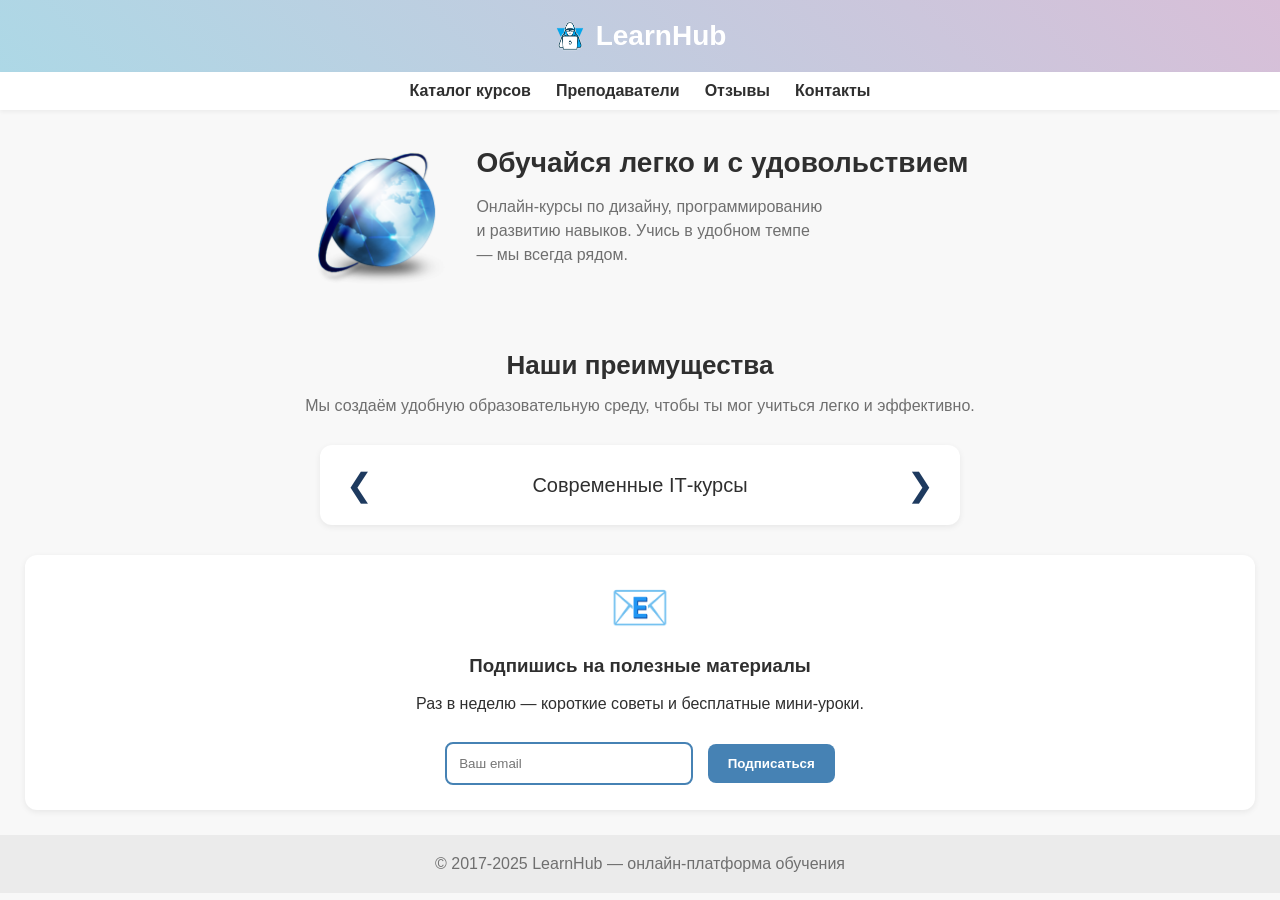
<file: index.html>
<!DOCTYPE html>
<html lang="ru">
<head>
    <meta charset="UTF-8">
    <meta name="viewport" content="width=device-width, initial-scale=1.0">

    <title>LearnHub — онлайн-школа IT 2025 | 8 лет, 12 000+ выпускников</title>
    <meta name="description" content="LearnHub: 6 направлений обучения с нуля. Веб-разработка, Python, Data Science, UX/UI дизайн, SMM и Искусственный интеллект. Практика с экспертами, поддержка кураторов, помощь в трудоустройстве. Старт каждую неделю.">
    <meta name="keywords" content="онлайн курсы программирования, it школа, обучение с нуля, веб разработка курс, python для начинающих, data science обучение, ux ui дизайн, smm курсы, искусственный интеллект обучение, курсы с трудоустройством">

    <link rel="icon" type="image/x-icon" href="./favicon/favicon.ico">
    <link rel="icon" type="image/png" sizes="32x32" href="./favicon/favicon-32x32.png">
    <link rel="icon" type="image/png" sizes="16x16" href="./favicon/favicon-16x16.png">
    <link rel="apple-touch-icon" sizes="180x180" href="./favicon/apple-touch-icon.png">
    <link rel="icon" type="image/png" sizes="192x192" href="./favicon/android-chrome-192x192.png">
    <link rel="manifest" href="./favicon/site.webmanifest">
    <meta name="theme-color" content="#ffffff">

    <link rel="stylesheet" href="./style.css">
    <script src="https://code.jquery.com/jquery-3.6.0.min.js"></script>
    <script src="./script.js"></script>
</head>
<body>

<header>
     <a href="./index.html" style="text-decoration: none; color: white; display: flex; align-items: center; gap: 10px; justify-content: center;">
        <img src="./pictures/logo.png" alt="Logo" style="width: 32px; height: 32px;">LearnHub</a>
</header>

<nav>
    <ul>
        <li><a href="./couses.html">Каталог курсов</a></li>
        <li><a href="./tutor.html">Преподаватели</a></li>
        <li><a href="./reviews.html">Отзывы</a></li>
        <li><a href="./contacts.html">Контакты</a></li>
    </ul>
</nav>

<section class="intro">
    <div class="pic">
       <img src="./pictures/pic.png" alt="Онлайн обучение" style="width: 100%; height: 100%; border-radius: 12px; object-fit: cover;">
    </div>
    <div class="intro-text">
        <h2>Обучайся легко и с удовольствием</h2>
        <p>Онлайн‑курсы по дизайну, программированию и развитию навыков. Учись в удобном темпе — мы всегда рядом.</p>
    </div>
</section>
<section class="advantages-intro">
<h2>Наши преимущества</h2>
<p>Мы создаём удобную образовательную среду, чтобы ты мог учиться легко и эффективно.</p>
</section>
<div class="slider-block">
    <button class="prev">&#10094;</button>
    <div class="slider">
        <div class="slide active">Современные IT‑курсы</div>
        <div class="slide">Опытные преподаватели</div>
        <div class="slide">Удобная платформа и поддержка 24/7</div>
        <div class="slide">Практические задания и реальные проекты</div>
        <div class="slide">Гибкое обучение — в удобном темпе</div>
        <div class="slide">Регулярные обновления материалов</div>
        <div class="slide">Сообщество учеников и наставников</div>
        <div class="slide">Сертификаты после окончания курсов</div>
    </div>
    <button class="next">&#10095;</button>
</div>

<section class="email-block">
    <div class="icon">📧</div>
    <h3>Подпишись на полезные материалы</h3>
    <p>Раз в неделю — короткие советы и бесплатные мини‑уроки.</p>

    <div>
        <input type="email" placeholder="Ваш email">
        <button id="subscribe">Подписаться</button>
    </div>

    <p id="thanks">
        Спасибо! Мы уже готовим письмо ✨
    </p>
</section>

<footer>
    © 2017-2025 LearnHub — онлайн‑платформа обучения
</footer>

</body>

</html>
</file>
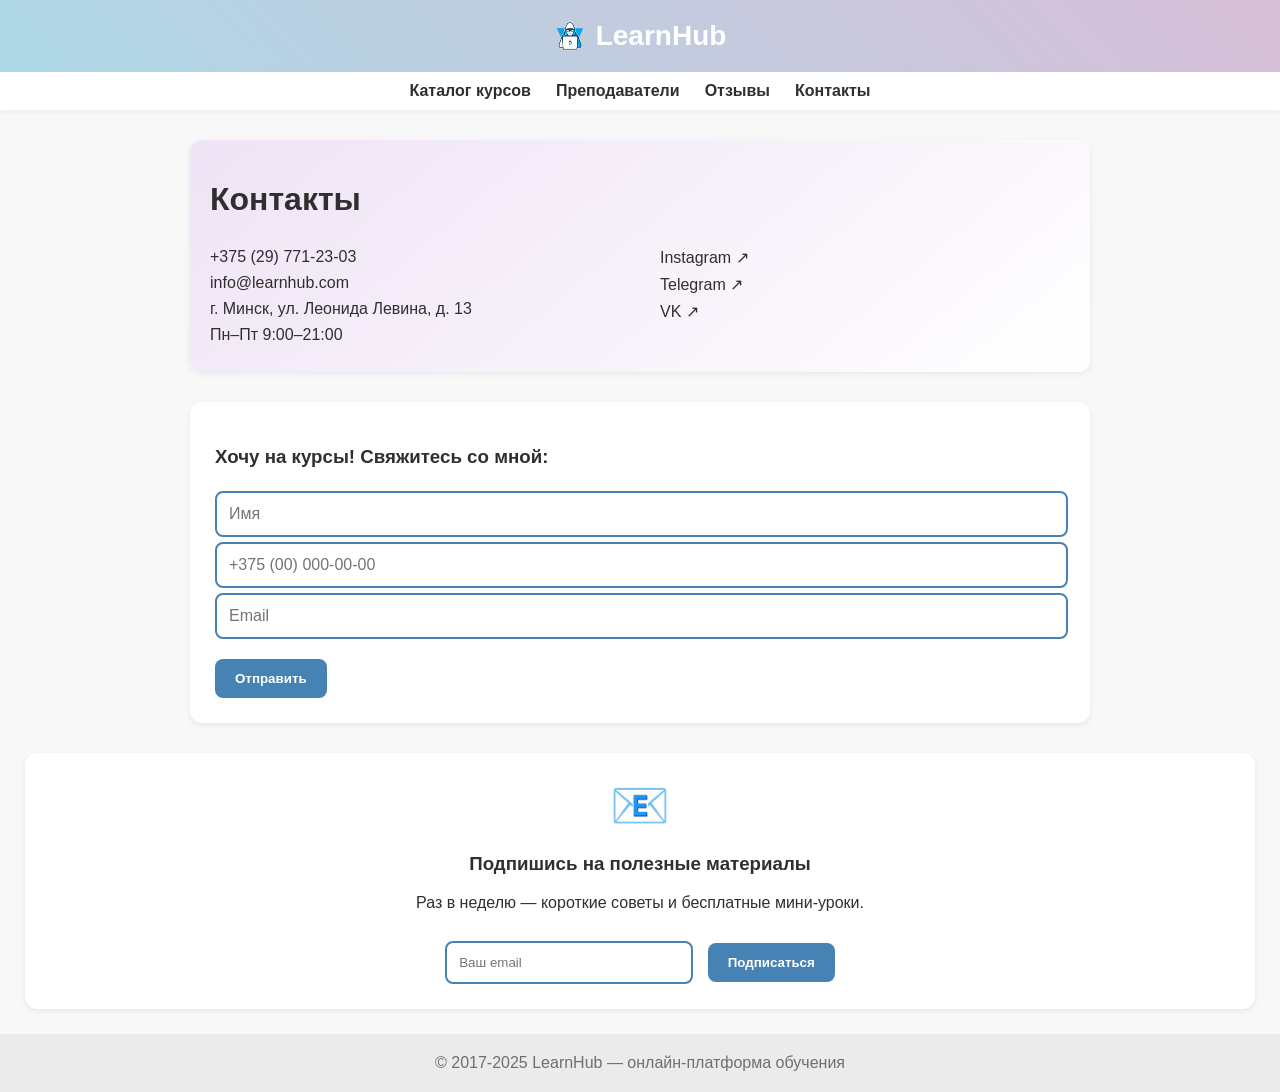
<file: contacts.html>
<!DOCTYPE html>
<html lang="ru">
<head>
    <meta charset="UTF-8">
    <meta name="viewport" content="width=device-width, initial-scale=1.0">

    <title>Контакты LearnHub | Телефон, адрес, бесплатная консультация</title>
    <meta name="description" content="Контакты школы LearnHub: телефон, email и адрес офиса. График работы: с 9:00 до 21:00 без выходных. Бесплатная консультация по выбору курса. Ответим на все вопросы в течение 15 минут.">
    <meta name="keywords" content="контакты it курсов, телефон школы программирования, адрес курсов python, как связаться с it школой, онлайн консультация курсов, офис курсов программирования, поддержка студентов, контакты для вопросов">

    <link rel="icon" type="image/x-icon" href="./favicon/favicon.ico">
    <link rel="icon" type="image/png" sizes="32x32" href="./favicon/favicon-32x32.png">
    <link rel="icon" type="image/png" sizes="16x16" href="./favicon/favicon-16x16.png">
    <link rel="apple-touch-icon" sizes="180x180" href="./favicon/apple-touch-icon.png">
    <link rel="icon" type="image/png" sizes="192x192" href="./favicon/android-chrome-192x192.png">
    <link rel="manifest" href="./favicon/site.webmanifest">
    <meta name="theme-color" content="#ffffff">

    <link rel="stylesheet" href="./style.css">
    <script src="https://code.jquery.com/jquery-3.6.0.min.js"></script>
    <script src="./script.js"></script>
    <style>
        main {
            max-width: 900px;
            margin: 30px auto;
            padding: 0 20px;
        }
        .contacts-info {
            background: linear-gradient(500deg, #efe3f5, #ffffff);
            padding: 20px;
            border-radius: 12px;
            margin-bottom: 30px;
            box-shadow: 0 2px 6px rgba(42, 40, 42, 0.07);
        }
        .blocks {
            display: flex;          
            gap: 40px;               
            flex-wrap: wrap;         
        }
        .block1, .block2 {
            flex: 1;                 
            min-width: 200px;        
        }
        .contacts-info p {
            margin: 8px 0;
        }
        .contacts-info a {
            color: var( --text);
            text-decoration: none;
        }
        .contacts-info a:hover {
            color: var(--accent-dop);
        }
        .contact-form {
            background: #ffffff;
            padding: 25px;
            padding-right: 50px;
            border-radius: 12px;
            box-shadow: 0 2px 6px rgba(0,0,0,0.07);
        }
        .contact-form label {
            display: block;
            margin-top: 15px;
            font-weight: 600;
        }
        .contact-form input, .contact-form textarea {
            width: 100%;
            padding: 12px;
            margin-top: 5px;
            border: 2px solid var(--accent);
            border-radius: 8px;
            outline: none;
            font-size: 16px;
        }
        .contact-form textarea {
            resize: vertical;
            min-height: 100px;
        }
        .contact-form button {
            margin-top: 20px;
            padding: 12px 20px;
            background: var(--accent);
            color: white;
            border: none;
            border-radius: 8px;
            font-weight: 600;
            cursor: pointer;
        }
        .contact-form button:hover {
            background: var(--accent-dark);
        }
        #thank {
            display: none;
            color: rgb(96, 156, 96);
            margin-top: 15px;
            font-weight: 600;
        }
        @media (max-width: 480px) {
            main { padding: 0 10px; }
        }
    </style>
</head>
<body>

<header>
   <a href="./index.html" style="text-decoration: none; color: white; display: flex; align-items: center; gap: 10px; justify-content: center;">
   <img src="./pictures/logo.png" alt="Logo" style="width: 32px; height: 32px;">LearnHub</a>
</header>

<nav>
    <ul>
        <li><a href="./couses.html">Каталог курсов</a></li>
        <li><a href="./tutor.html">Преподаватели</a></li>
        <li><a href="./reviews.html">Отзывы</a></li>
        <li><a href="./contacts.html">Контакты</a></li>
    </ul>
</nav>

<main>
    <div class="contacts-info">
        <h1>Контакты</h1>
        <div class="blocks">
        <div class="block1">
          <p>+375 (29) 771-23-03</p>
          <p><a href="mailto:info@learnhub.com">info@learnhub.com</a></p>
          <p><a href="https://yandex.by/maps/-/CLgBEP3P" target="_blank">г. Минск, ул. Леонида Левина, д. 13</a></p>
          <p>Пн–Пт 9:00–21:00</p>
        </div>
        <div class="block2">
          <p><a href="https://instagram.com/aiiskxwe" target="_blank">Instagram  &#8599;</a></p>
          <p><a href="https://t.me/aiiskxwe" target="_blank">Telegram  &#8599;</a></p>
          <p><a href="https://vk.com/aiiskxwe" target="_blank">VK  &#8599;</a></p>
        </div>
        </div>
    </div>
    <div class="contact-form">
        <h3>Хочу на курсы! Свяжитесь со мной:</h3>
        <form id="contactForm">
            <input type="text" id="name" placeholder="Имя" required>
            <input type="tel" id="phone" placeholder="+375 (00) 000-00-00" required>
            <input type="email" id="email" placeholder="Email" required>
            <button type="submit">Отправить</button>
            <p id="thank">Спасибо! Мы свяжемся с вами в ближайшее время ✨</p>
        </form>
    </div>
</main>
<section class="email-block">
    <div class="icon">📧</div>
    <h3>Подпишись на полезные материалы</h3>
    <p>Раз в неделю — короткие советы и бесплатные мини‑уроки.</p>

    <div>
        <input type="email" placeholder="Ваш email">
        <button id="subscribe">Подписаться</button>
    </div>

    <p id="thanks">
        Спасибо! Мы уже готовим письмо ✨
    </p>
</section>
<footer>
    © 2017-2025 LearnHub — онлайн‑платформа обучения
</footer>

<script>
$(document).ready(function(){

    // Разрешаем вводить только цифры и +
    $("#phone").on("input", function () {
        this.value = this.value.replace(/[^\d+]/g, "");
    });

    $("#contactForm").submit(function(e){
        e.preventDefault();

        const name = $("#name").val().trim();
        const phone = $("#phone").val().trim();
        const email = $("#email").val().trim();

        if(name === "" || phone === "" || email === "") {
            alert("Пожалуйста, заполните все обязательные поля (Имя, Телефон, Email).");
            return;
        }

        $("#thank").fadeIn();
        setTimeout(() => $("#thank").fadeOut(), 4000);

        $("#contactForm")[0].reset();
    });

});

</script>

</body>
</html>
</file>
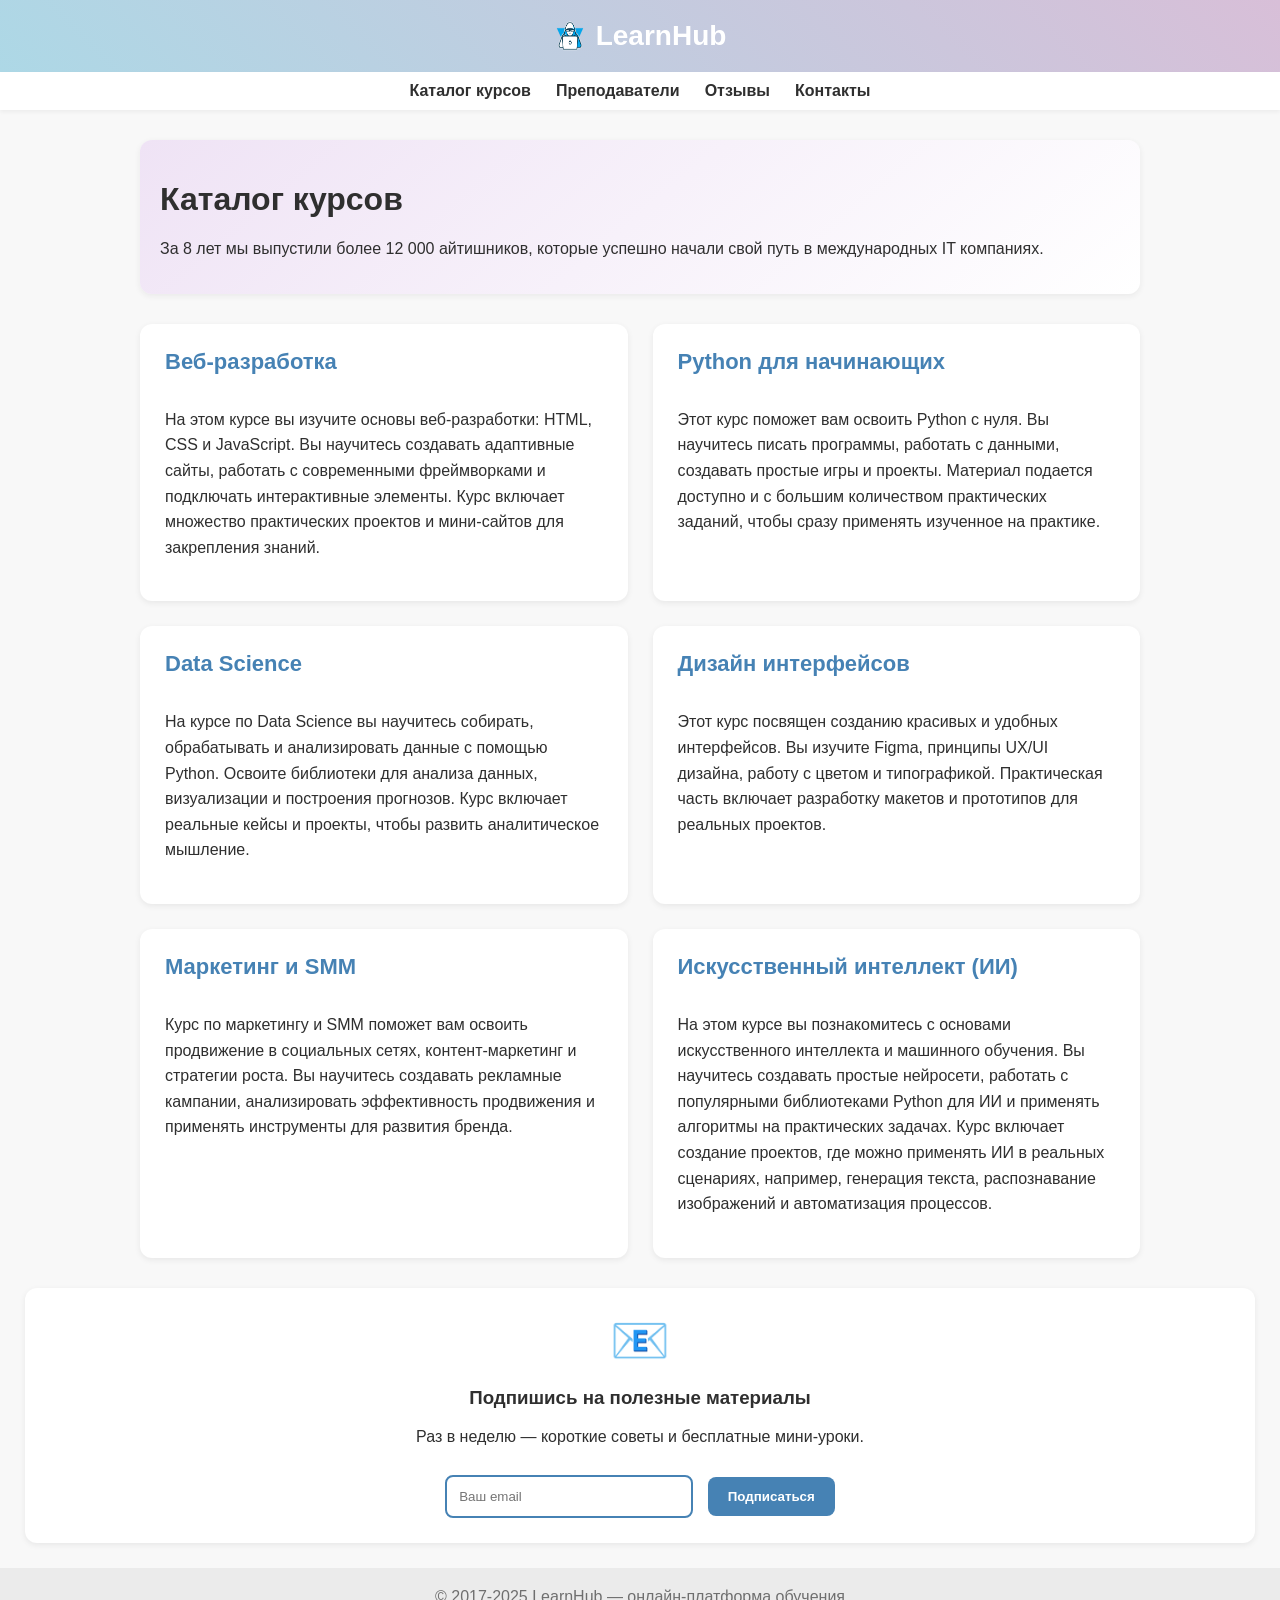
<file: couses.html>
<!DOCTYPE html>
<html lang="ru">
<head>
    <meta charset="UTF-8">
    <meta name="viewport" content="width=device-width, initial-scale=1.0">

    <title>Каталог курсов LearnHub 2025 | 6 IT-направлений с программами</title>
    <meta name="description" content="Выберите курс в LearnHub: Веб-разработка (HTML/CSS/JS), Python для начинающих, Data Science на Python, Дизайн интерфейсов (Figma), Маркетинг и SMM, Искусственный интеллект. Подробные программы, сроки, стоимость обучения.">
    <meta name="keywords" content="каталог it курсов 2024, курсы программирования цены, программа обучения python, data science курс стоимость, веб разработка обучение цена, дизайн интерфейсов курс, smm обучение стоимость, искусственный интеллект обучение цена">

    <link rel="icon" type="image/x-icon" href="./favicon/favicon.ico">
    <link rel="icon" type="image/png" sizes="32x32" href="./favicon/favicon-32x32.png">
    <link rel="icon" type="image/png" sizes="16x16" href="./favicon/favicon-16x16.png">
    <link rel="apple-touch-icon" sizes="180x180" href="./favicon/apple-touch-icon.png">
    <link rel="icon" type="image/png" sizes="192x192" href="./favicon/android-chrome-192x192.png">
    <link rel="manifest" href="./favicon/site.webmanifest">
    <meta name="theme-color" content="#ffffff">

    <link rel="stylesheet" href="./style.css">
    <script src="https://code.jquery.com/jquery-3.6.0.min.js"></script>
    <script src="./script.js"></script>
    <style>
        main {
            max-width: 1000px;
            margin: 30px auto;
            padding: 0 20px;
        }
        .courses-container {
            display: flex;
            flex-wrap: wrap;
            gap: 25px;
        }
        .course-card {
            background: #ffffff;
            flex: 1 1 300px;
            border-radius: 12px;
            box-shadow: 0 2px 6px rgba(0,0,0,0.07);
            padding: 25px;
            display: flex;
            flex-direction: column;
            transition: transform 0.2s;
        }
        .course-card:hover {
            transform: translateY(-5px);
        }
        .course-card h3 {
            margin-top: 0;
            color: var(--accent);
            font-size: 22px;
        }
        .course-card p {
            color: var(--text);
            line-height: 1.6;
            margin-top: 10px;
        }

        @media (max-width: 480px) {
            main { 
                padding: 0 10px; 
            }
        }
    </style>
</head>
<body>

<header>
    <a href="./index.html" style="text-decoration: none; color: white; display: flex; align-items: center; gap: 10px; justify-content: center;">
        <img src="./pictures/logo.png" alt="Logo" style="width: 32px; height: 32px;">LearnHub</a>
</header>

<nav>
    <ul>
        <li><a href="./couses.html">Каталог курсов</a></li>
        <li><a href="./tutor.html">Преподаватели</a></li>
        <li><a href="./reviews.html">Отзывы</a></li>
        <li><a href="./contacts.html">Контакты</a></li>
    </ul>
</nav>

<main>
    <div class="block-text">
        <h1>Каталог курсов</h1>
        <p>За 8 лет мы выпустили более 12 000 айтишников, которые успешно начали свой путь в международных IT компаниях.</p>
    </div>
    <div class="courses-container">
        <div class="course-card">
            <h3>Веб-разработка</h3>
            <p>На этом курсе вы изучите основы веб-разработки: HTML, CSS и JavaScript. Вы научитесь создавать адаптивные сайты, работать с современными фреймворками и подключать интерактивные элементы. Курс включает множество практических проектов и мини-сайтов для закрепления знаний.</p>
        </div>
        <div class="course-card">
            <h3>Python для начинающих</h3>
            <p>Этот курс поможет вам освоить Python с нуля. Вы научитесь писать программы, работать с данными, создавать простые игры и проекты. Материал подается доступно и с большим количеством практических заданий, чтобы сразу применять изученное на практике.</p>
        </div>
        <div class="course-card">
            <h3>Data Science</h3>
            <p>На курсе по Data Science вы научитесь собирать, обрабатывать и анализировать данные с помощью Python. Освоите библиотеки для анализа данных, визуализации и построения прогнозов. Курс включает реальные кейсы и проекты, чтобы развить аналитическое мышление.</p>
        </div>
        <div class="course-card">
            <h3>Дизайн интерфейсов</h3>
            <p>Этот курс посвящен созданию красивых и удобных интерфейсов. Вы изучите Figma, принципы UX/UI дизайна, работу с цветом и типографикой. Практическая часть включает разработку макетов и прототипов для реальных проектов.</p>
        </div>
        <div class="course-card">
            <h3>Маркетинг и SMM</h3>
            <p>Курс по маркетингу и SMM поможет вам освоить продвижение в социальных сетях, контент-маркетинг и стратегии роста. Вы научитесь создавать рекламные кампании, анализировать эффективность продвижения и применять инструменты для развития бренда.</p>
        </div>
        <div class="course-card">
            <h3>Искусственный интеллект (ИИ)</h3>
            <p>На этом курсе вы познакомитесь с основами искусственного интеллекта и машинного обучения. Вы научитесь создавать простые нейросети, работать с популярными библиотеками Python для ИИ и применять алгоритмы на практических задачах. Курс включает создание проектов, где можно применять ИИ в реальных сценариях, например, генерация текста, распознавание изображений и автоматизация процессов.</p>
        </div>
    </div>
</main>
<section class="email-block">
    <div class="icon">📧</div>
    <h3>Подпишись на полезные материалы</h3>
    <p>Раз в неделю — короткие советы и бесплатные мини‑уроки.</p>

    <div>
        <input type="email" placeholder="Ваш email">
        <button id="subscribe">Подписаться</button>
    </div>

    <p id="thanks">
        Спасибо! Мы уже готовим письмо ✨
    </p>
</section>
<footer>
    © 2017-2025 LearnHub — онлайн‑платформа обучения
</footer>

</body>
</html>
</file>
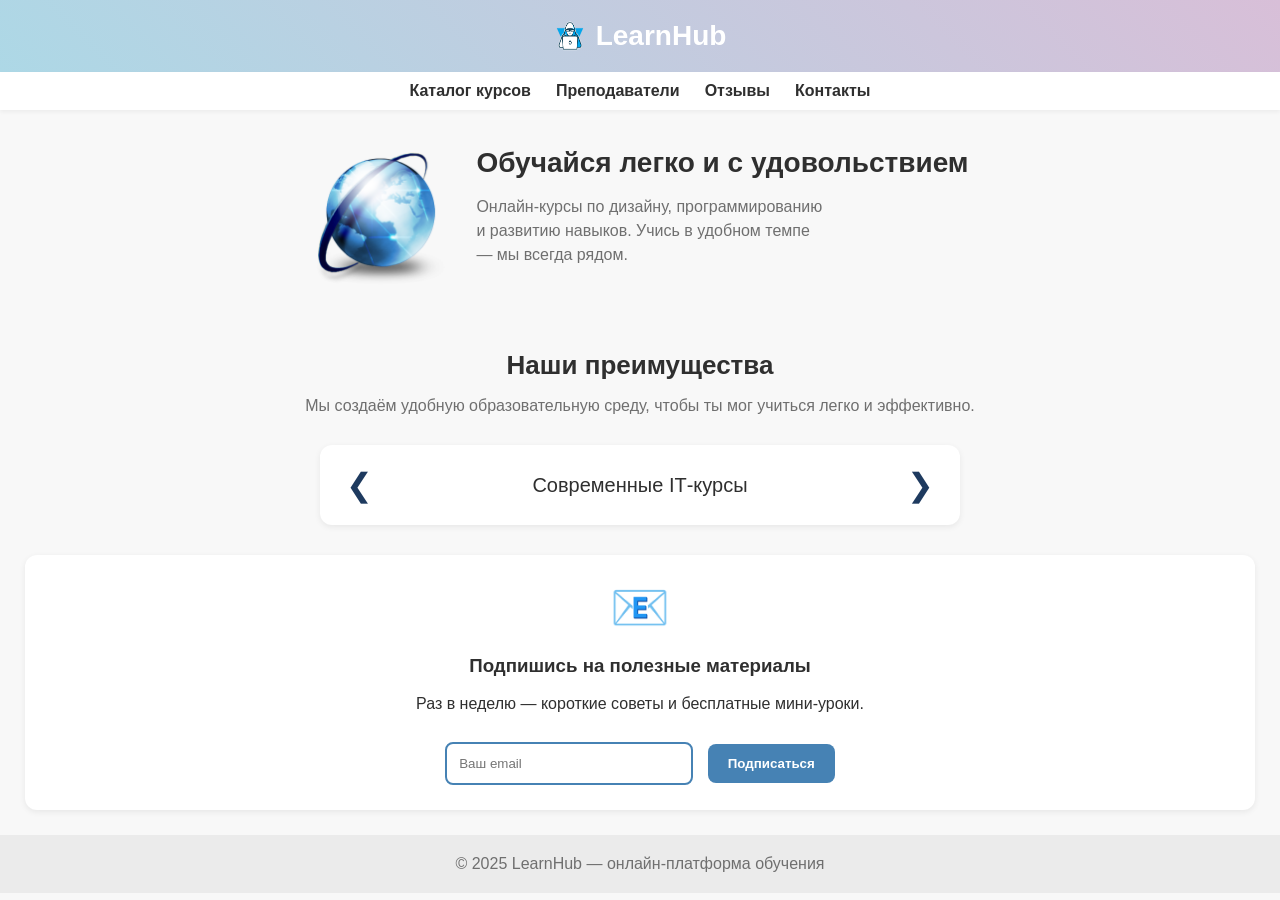
<file: main.html>
<!DOCTYPE html>
<html lang="ru">
<head>
    <meta charset="UTF-8">
    <meta name="viewport" content="width=device-width, initial-scale=1.0">

    <title>LearnHub — онлайн-школа IT 2025 | 8 лет, 12 000+ выпускников</title>
    <meta name="description" content="LearnHub: 6 направлений обучения с нуля. Веб-разработка, Python, Data Science, UX/UI дизайн, SMM и Искусственный интеллект. Практика с экспертами, поддержка кураторов, помощь в трудоустройстве. Старт каждую неделю.">
    <meta name="keywords" content="онлайн курсы программирования, it школа, обучение с нуля, веб разработка курс, python для начинающих, data science обучение, ux ui дизайн, smm курсы, искусственный интеллект обучение, курсы с трудоустройством">

    <link rel="icon" type="image/x-icon" href="favicon/favicon.ico">
    <link rel="icon" type="image/png" sizes="32x32" href="favicon/favicon-32x32.png">
    <link rel="icon" type="image/png" sizes="16x16" href="favicon/favicon-16x16.png">
    <link rel="apple-touch-icon" sizes="180x180" href="favicon/apple-touch-icon.png">
    <link rel="icon" type="image/png" sizes="192x192" href="favicon/android-chrome-192x192.png">
    <link rel="manifest" href="favicon/site.webmanifest">
    <meta name="theme-color" content="#ffffff">

    <link rel="stylesheet" href="style.css">
    <script src="https://code.jquery.com/jquery-3.6.0.min.js"></script>
    <script src="script.js"></script>
</head>
<body>

<header>
     <a href="main.html" style="text-decoration: none; color: white; display: flex; align-items: center; gap: 10px; justify-content: center;">
        <img src="pictures/logo.png" alt="Logo" style="width: 32px; height: 32px;">LearnHub</a>
</header>

<nav>
    <ul>
        <li><a href="couses.html">Каталог курсов</a></li>
        <li><a href="tutor.html">Преподаватели</a></li>
        <li><a href="reviews.html">Отзывы</a></li>
        <li><a href="contacts.html">Контакты</a></li>
    </ul>
</nav>

<section class="intro">
    <div class="pic">
       <img src="pictures/pic.png" alt="Онлайн обучение" style="width: 100%; height: 100%; border-radius: 12px; object-fit: cover;">
    </div>
    <div class="intro-text">
        <h2>Обучайся легко и с удовольствием</h2>
        <p>Онлайн‑курсы по дизайну, программированию и развитию навыков. Учись в удобном темпе — мы всегда рядом.</p>
    </div>
</section>
<section class="advantages-intro">
<h2>Наши преимущества</h2>
<p>Мы создаём удобную образовательную среду, чтобы ты мог учиться легко и эффективно.</p>
</section>
<div class="slider-block">
    <button class="prev">&#10094;</button>
    <div class="slider">
        <div class="slide active">Современные IT‑курсы</div>
        <div class="slide">Опытные преподаватели</div>
        <div class="slide">Удобная платформа и поддержка 24/7</div>
        <div class="slide">Практические задания и реальные проекты</div>
        <div class="slide">Гибкое обучение — в удобном темпе</div>
        <div class="slide">Регулярные обновления материалов</div>
        <div class="slide">Сообщество учеников и наставников</div>
        <div class="slide">Сертификаты после окончания курсов</div>
    </div>
    <button class="next">&#10095;</button>
</div>

<section class="email-block">
    <div class="icon">📧</div>
    <h3>Подпишись на полезные материалы</h3>
    <p>Раз в неделю — короткие советы и бесплатные мини‑уроки.</p>

    <div>
        <input type="email" placeholder="Ваш email">
        <button id="subscribe">Подписаться</button>
    </div>

    <p id="thanks">
        Спасибо! Мы уже готовим письмо ✨
    </p>
</section>

<footer>
    © 2025 LearnHub — онлайн‑платформа обучения
</footer>

</body>
</html>
</file>
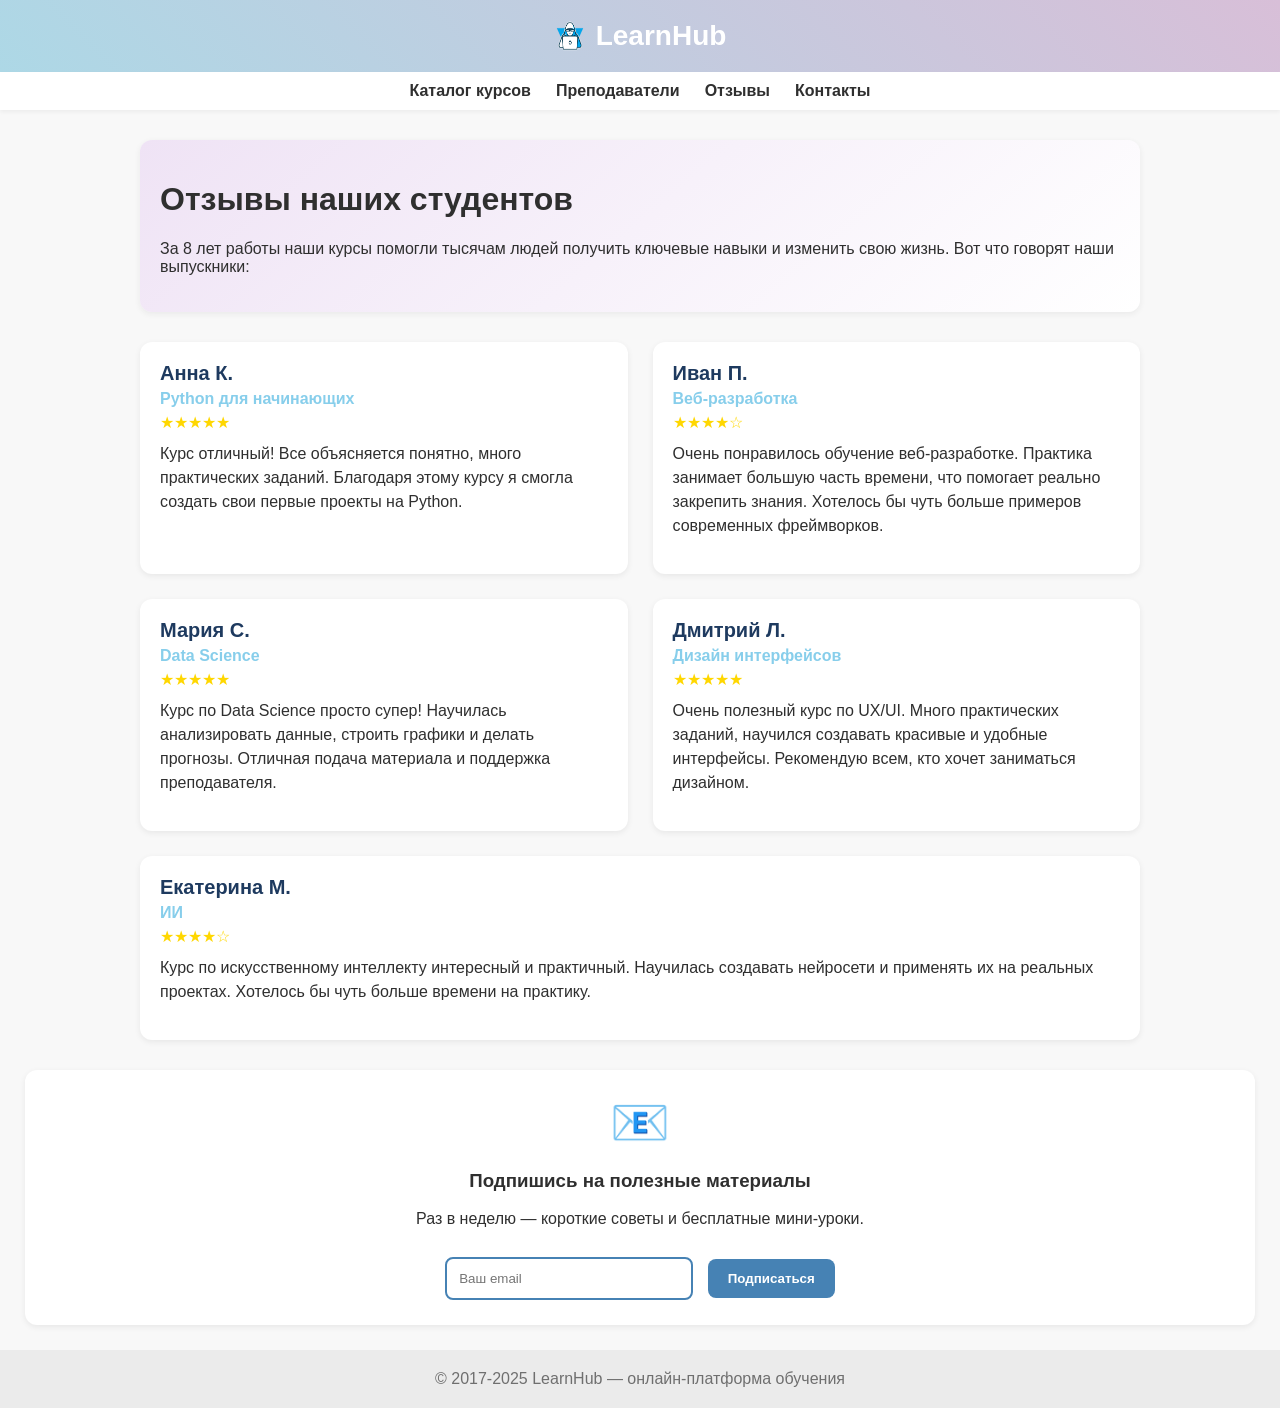
<file: reviews.html>
<!DOCTYPE html>
<html lang="ru">
<head>
    <meta charset="UTF-8">
    <meta name="viewport" content="width=device-width, initial-scale=1.0">

    <title>Отзывы выпускников LearnHub | Реальные истории успеха в IT</title>
    <meta name="description" content="Более 500 отзывов от выпускников LearnHub, которые уже работают в IT. Читайте реальные истории карьерного роста. Убедитесь в качестве нашего обучения.">
    <meta name="keywords" content="отзывы о курсах программирования, выпускники it курсов отзывы, реальные истории успеха, отзывы о школе it, reviews курсов python, отзывы data science курс, отзывы веб разработка курс, отзывы smm курсы">

    <link rel="icon" type="image/x-icon" href="./favicon/favicon.ico">
    <link rel="icon" type="image/png" sizes="32x32" href="./favicon/favicon-32x32.png">
    <link rel="icon" type="image/png" sizes="16x16" href="./favicon/favicon-16x16.png">
    <link rel="apple-touch-icon" sizes="180x180" href="./favicon/apple-touch-icon.png">
    <link rel="icon" type="image/png" sizes="192x192" href="./favicon/android-chrome-192x192.png">
    <link rel="manifest" href="./favicon/site.webmanifest">
    <meta name="theme-color" content="#ffffff">

    <link rel="stylesheet" href="./style.css">
    <script src="https://code.jquery.com/jquery-3.6.0.min.js"></script>
    <script src="./script.js"></script>
    <style>
        main {
            max-width: 1000px;
            margin: 30px auto;
            padding: 0 20px;
        }
        .reviews-container {
            display: flex;
            flex-wrap: wrap;
            gap: 25px;
        }
        .review-card {
            background: #ffffff;
            flex: 1 1 300px;
            border-radius: 12px;
            box-shadow: 0 2px 6px rgba(0,0,0,0.07);
            padding: 20px;
            display: flex;
            flex-direction: column;
            transition: transform 0.2s;
        }
        .review-card:hover {
            transform: translateY(-5px);
        }
        .review-card h4 {
            margin: 0;
            color: var(--accent-dark);
            font-size: 20px;
        }
        .review-card .course {
            font-weight: 600;
            margin-top: 5px;
            color: var(--accent2);
        }
        .review-card .stars {
            color: gold;
            margin-top: 5px;
        }
        .review-card p {
            margin-top: 10px;
            line-height: 1.5;
            color: var(--text);
        }

        @media (max-width: 480px) {
            main { padding: 0 10px; }
        }
    </style>
</head>
<body>

<header>
   <a href="./index.html" style="text-decoration: none; color: white; display: flex; align-items: center; gap: 10px; justify-content: center;">
        <img src="./pictures/logo.png" alt="Logo" style="width: 32px; height: 32px;">LearnHub</a>
</header>

<nav>
    <ul>
        <li><a href="./couses.html">Каталог курсов</a></li>
        <li><a href="./tutor.html">Преподаватели</a></li>
        <li><a href="./reviews.html">Отзывы</a></li>
        <li><a href="./contacts.html">Контакты</a></li>
    </ul>
</nav>

<main>
    <div class="block-text">
        <h1>Отзывы наших студентов</h1>
        <p>За 8 лет работы наши курсы помогли тысячам людей получить ключевые навыки и изменить свою жизнь. Вот что говорят наши выпускники:</p>
    </div>
    <div class="reviews-container">
        <div class="review-card">
            <h4>Анна К.</h4>
            <div class="course">Python для начинающих</div>
            <div class="stars">★★★★★</div>
            <p>Курс отличный! Все объясняется понятно, много практических заданий. Благодаря этому курсу я смогла создать свои первые проекты на Python.</p>
        </div>
        <div class="review-card">
            <h4>Иван П.</h4>
            <div class="course">Веб-разработка</div>
            <div class="stars">★★★★☆</div>
            <p>Очень понравилось обучение веб-разработке. Практика занимает большую часть времени, что помогает реально закрепить знания. Хотелось бы чуть больше примеров современных фреймворков.</p>
        </div>
        <div class="review-card">
            <h4>Мария С.</h4>
            <div class="course">Data Science</div>
            <div class="stars">★★★★★</div>
            <p>Курс по Data Science просто супер! Научилась анализировать данные, строить графики и делать прогнозы. Отличная подача материала и поддержка преподавателя.</p>
        </div>
        <div class="review-card">
            <h4>Дмитрий Л.</h4>
            <div class="course">Дизайн интерфейсов</div>
            <div class="stars">★★★★★</div>
            <p>Очень полезный курс по UX/UI. Много практических заданий, научился создавать красивые и удобные интерфейсы. Рекомендую всем, кто хочет заниматься дизайном.</p>
        </div>
        <div class="review-card">
            <h4>Екатерина М.</h4>
            <div class="course">ИИ</div>
            <div class="stars">★★★★☆</div>
            <p>Курс по искусственному интеллекту интересный и практичный. Научилась создавать нейросети и применять их на реальных проектах. Хотелось бы чуть больше времени на практику.</p>
        </div>
    </div>
</main>
<section class="email-block">
    <div class="icon">📧</div>
    <h3>Подпишись на полезные материалы</h3>
    <p>Раз в неделю — короткие советы и бесплатные мини‑уроки.</p>

    <div>
        <input type="email" placeholder="Ваш email">
        <button id="subscribe">Подписаться</button>
    </div>

    <p id="thanks">
        Спасибо! Мы уже готовим письмо ✨
    </p>
</section>
<footer>
    © 2017-2025 LearnHub — онлайн‑платформа обучения
</footer>

</body>
</html>
</file>
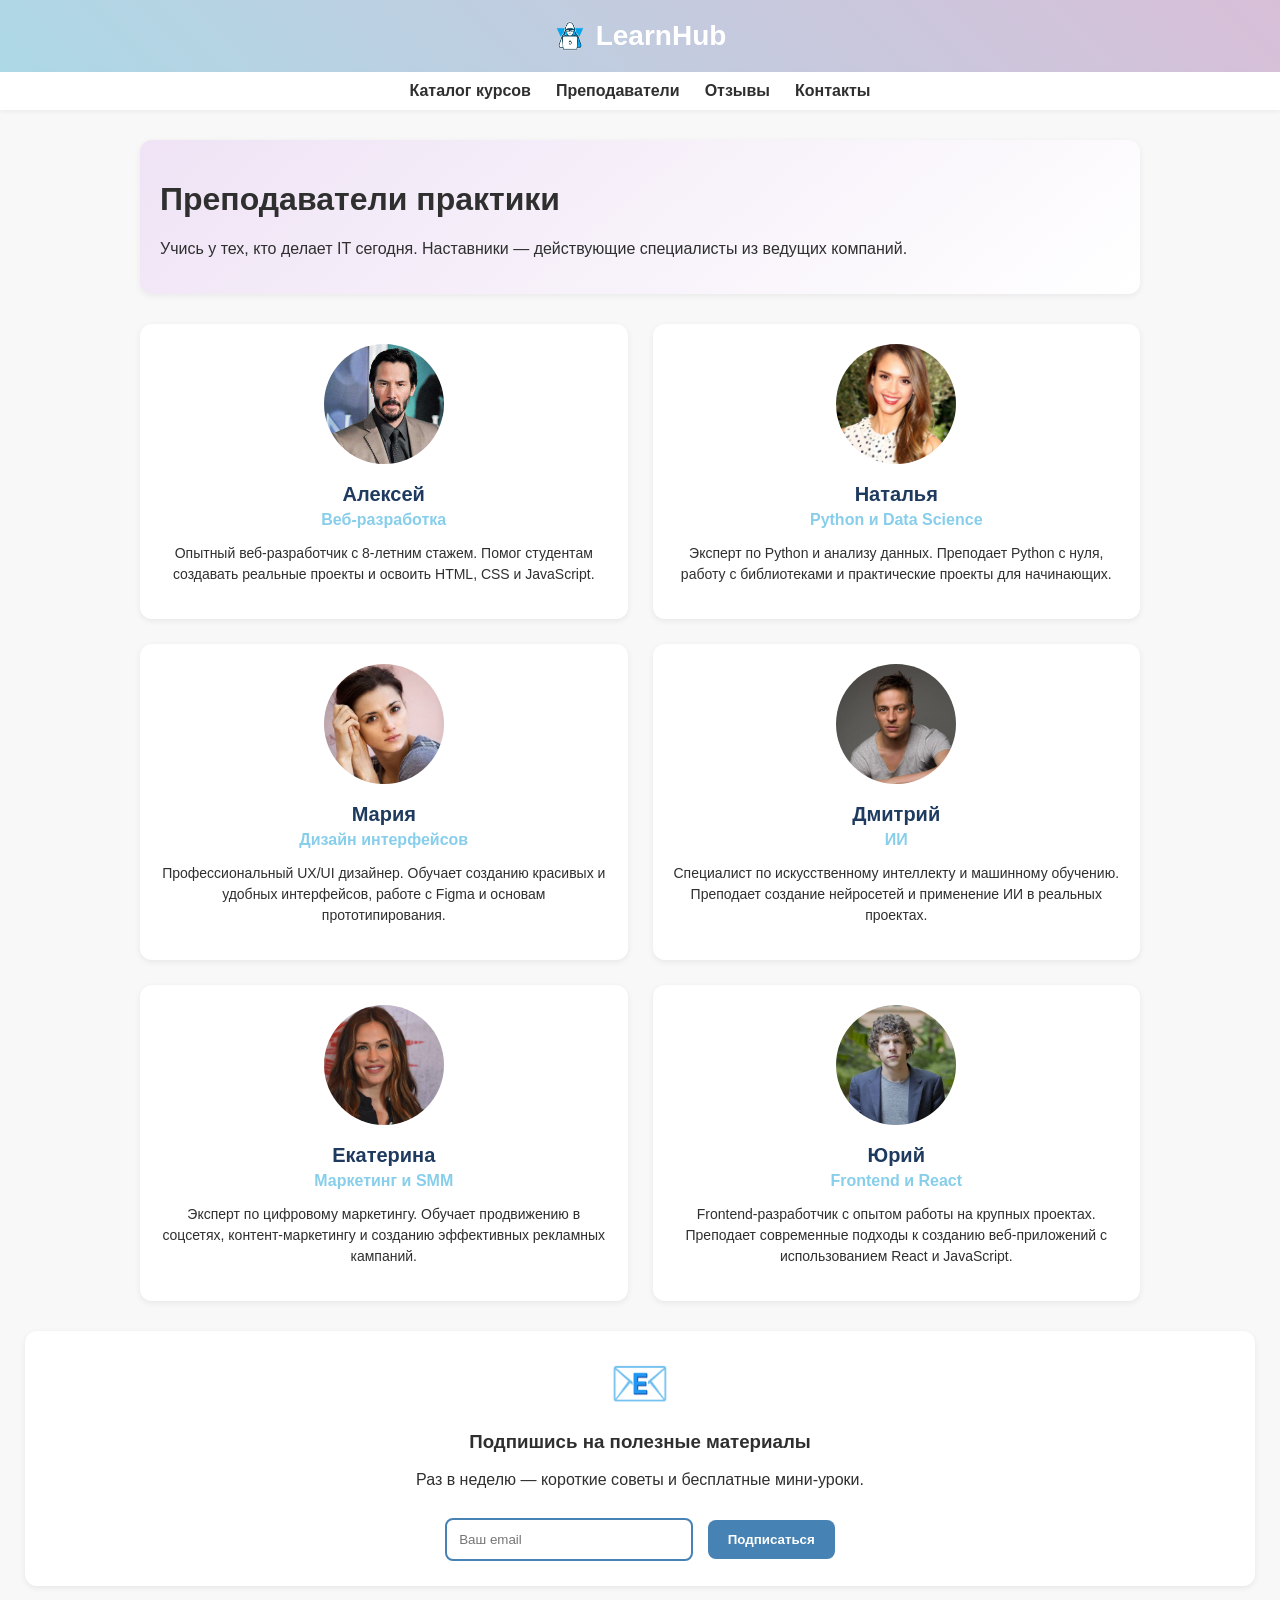
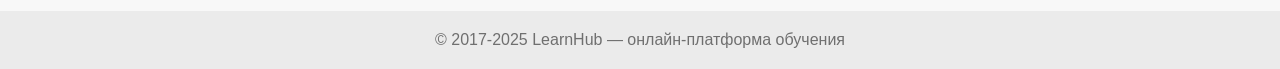
<file: tutor.html>
<!DOCTYPE html>
<html lang="ru">
<head>
    <meta charset="UTF-8">
    <meta name="viewport" content="width=device-width, initial-scale=1.0">

    <title>Преподаватели LearnHub | Эксперты из IT-компаний с опытом от 5 лет</title>
    <meta name="description" content="Преподаватели школы LearnHub — практикующие специалисты с опытом от 5 лет в ведущих IT-компаниях. Они делятся реальными кейсами и готовят вас к работе в индустрии. Посмотрите портфолио каждого эксперта.">
    <meta name="keywords" content="преподаватели курсов программирования, эксперты it курсов, наставники data science, учителя python, преподаватели веб разработки, smm специалисты преподаватели, дизайнеры преподаватели, ai эксперты">

    <link rel="icon" type="image/x-icon" href="./favicon/favicon.ico">
    <link rel="icon" type="image/png" sizes="32x32" href="./favicon/favicon-32x32.png">
    <link rel="icon" type="image/png" sizes="16x16" href="./favicon/favicon-16x16.png">
    <link rel="apple-touch-icon" sizes="180x180" href="./favicon/apple-touch-icon.png">
    <link rel="icon" type="image/png" sizes="192x192" href="./favicon/android-chrome-192x192.png">
    <link rel="manifest" href="./favicon/site.webmanifest">
    <meta name="theme-color" content="#ffffff">

    <link rel="stylesheet" href="./style.css">
    <script src="https://code.jquery.com/jquery-3.6.0.min.js"></script>
    <script src="./script.js"></script>
    <style>
        main {
            max-width: 1000px;
            margin: 30px auto;
            padding: 0 20px;
        }
        .tutors-container {
            display: flex;
            flex-wrap: wrap;
            gap: 25px;
        }
        .tutor-card {
            background: #ffffff;
            flex: 1 1 280px;
            border-radius: 12px;
            box-shadow: 0 2px 6px rgba(0,0,0,0.07);
            padding: 20px;
            text-align: center;
            transition: transform 0.2s;
        }
        .tutor-card:hover {
            transform: translateY(-5px);
        }
        .tutor-card img {
            width: 120px;
            height: 120px;
            border-radius: 50%;
            object-fit: cover;
            margin-bottom: 15px;
        }
        .tutor-card h3 {
            margin: 0;
            color: var(--accent-dark);
            font-size: 20px;
        }
        .tutor-card .specialty {
            font-weight: 600;
            color: var(--accent2);
            margin: 5px 0;
        }
        .tutor-card p {
            color: var(--text);
            font-size: 14px;
            line-height: 1.5;
        }

        @media (max-width: 480px) {
            main { padding: 0 10px; }
        }
    </style>
</head>
<body>

<header>
    <a href="./index.html" style="text-decoration: none; color: white; display: flex; align-items: center; gap: 10px; justify-content: center;">
        <img src="./pictures/logo.png" alt="Logo" style="width: 32px; height: 32px;">LearnHub</a>
</header>

<nav>
    <ul>
        <li><a href="./couses.html">Каталог курсов</a></li>
        <li><a href="./tutor.html">Преподаватели</a></li>
        <li><a href="./reviews.html">Отзывы</a></li>
        <li><a href="./contacts.html">Контакты</a></li>
    </ul>
</nav>

<main>
    <div class="block-text">
        <h1>Преподаватели практики</h1>
        <p>Учись у тех, кто делает IT сегодня. Наставники — действующие специалисты из ведущих компаний.</p>
    </div>
    <div class="tutors-container">
        <div class="tutor-card">
            <img src="./pictures/pic1.jpg" alt="Иван Иванов">
            <h3>Алексей</h3>
            <div class="specialty">Веб-разработка</div>
            <p>Опытный веб-разработчик с 8-летним стажем. Помог студентам создавать реальные проекты и освоить HTML, CSS и JavaScript.</p>
        </div>
        <div class="tutor-card">
            <img src="./pictures/pic2.jpg" alt="Анна Петрова">
            <h3>Наталья</h3>
            <div class="specialty">Python и Data Science</div>
            <p>Эксперт по Python и анализу данных. Преподает Python с нуля, работу с библиотеками и практические проекты для начинающих.</p>
        </div>
        <div class="tutor-card">
            <img src="./pictures/pic3.jpg" alt="Мария Сидорова">
            <h3>Мария</h3>
            <div class="specialty">Дизайн интерфейсов</div>
            <p>Профессиональный UX/UI дизайнер. Обучает созданию красивых и удобных интерфейсов, работе с Figma и основам прототипирования.</p>
        </div>
        <div class="tutor-card">
            <img src="./pictures/pic4.jpg" alt="Дмитрий Кузнецов">
            <h3>Дмитрий</h3>
            <div class="specialty">ИИ</div>
            <p>Специалист по искусственному интеллекту и машинному обучению. Преподает создание нейросетей и применение ИИ в реальных проектах.</p>
        </div>
        <div class="tutor-card">
            <img src="./pictures/pic5.jpg" alt="Екатерина Морозова">
            <h3>Екатерина</h3>
            <div class="specialty">Маркетинг и SMM</div>
            <p>Эксперт по цифровому маркетингу. Обучает продвижению в соцсетях, контент-маркетингу и созданию эффективных рекламных кампаний.</p>
        </div>
        <div class="tutor-card">
            <img src="./pictures/pic6.jpg" alt="Алексей Смирнов">
            <h3>Юрий</h3>
            <div class="specialty">Frontend и React</div>
            <p>Frontend-разработчик с опытом работы на крупных проектах. Преподает современные подходы к созданию веб-приложений с использованием React и JavaScript.</p>
        </div>
    </div>
</main>
<section class="email-block">
    <div class="icon">📧</div>
    <h3>Подпишись на полезные материалы</h3>
    <p>Раз в неделю — короткие советы и бесплатные мини‑уроки.</p>

    <div>
        <input type="email" placeholder="Ваш email">
        <button id="subscribe">Подписаться</button>
    </div>

    <p id="thanks">
        Спасибо! Мы уже готовим письмо ✨
    </p>
</section>
<footer>
    © 2017-2025 LearnHub — онлайн‑платформа обучения
</footer>

</body>
</html>
</file>
<file: style.css>
:root {
            --bg: #f8f8f8;          
            --card: #ffffff;        
            --accent: #4682B4;      
            --accent-dark: #1E3A5F; 
            --accent2: #87CEEB;
            --accent3: #9370DB;
            --accent-dop: #FF69B4;
            --text: #2f2f2f;        
            --muted: #6f6f6f;       
            --header1: #D8BFD8;
            --header2: #ADD8E6;
            --footer: #ebebeb;
          }

        html {
            overflow-y: scroll;
        }

        body {
            margin: 0;
            font-family: "Inter", sans-serif;
            background: var(--bg);
            color: var(--text);
        }

        /* HEADER */
        header {
            background: linear-gradient(45deg, var(--header2), var(--header1));
            padding: 20px 0;
            text-align: center;
            font-size: 28px;
            font-weight: 700;
            color: white;
        }

        /* NAV */
        nav {
            background: var(--card);
            padding: 10px;
            box-shadow: 0 2px 4px rgba(0,0,0,0.05);
        }
        nav ul {
            padding: 0;
            margin: 0;
            list-style: none;
            display: flex;
            justify-content: center;
            gap: 25px;
        }
        nav a {
            text-decoration: none;
            color: var(--text);
            font-weight: 600;
        }
        nav a:hover {
             color: var(--accent3); 
        }

        /* INTRO */
        .intro {
            display: flex;
            gap: 25px;
            padding: 35px 20px;
            justify-content: center;
            align-items: center;
            flex-wrap: wrap;
        }
        .intro .pic {
            width: 140px;
            height: 140px;
            border-radius: 12px;
        }
        .intro-text h2 {
            margin: 0;
            font-size: 28px;
        }
        .intro-text p {
            max-width: 350px;
            line-height: 1.5;
            color: var(--muted);
        }

        /* SLIDER */
        .advantages-intro {
            width: 90%;
            max-width: 700px;
            margin: 0 auto;
            text-align: center;
            margin-top: 30px;
            margin-bottom: 10px;
        }
        .advantages-intro h2 {
            font-size: 26px;
            margin-bottom: 10px;
            color: var(--header);
        }
        .advantages-intro p {
            color: var(--muted);
            font-size: 16px;
        }
        .slider-block {
            margin: 30px auto;
            padding: 20px;
            background: var(--card);
            width: 90%;
            max-width: 600px;
            border-radius: 12px;
            box-shadow: 0 2px 6px rgba(0,0,0,0.07);
            display: flex;
            align-items: center;
            justify-content: space-between;
        }
        .slider { width: 100%; text-align: center; }
        .slide { display: none; font-size: 20px; }
        .slide.active { display: block; }
        .prev, .next {
            background: none;
            border: none;
            font-size: 32px;
            cursor: pointer;
            color: var(--accent-dark);
        }

        /* EMAIL BLOCK */
        .email-block {
            background: var(--card);
            margin: 25px;
            padding: 25px;
            border-radius: 12px;
            text-align: center;
            box-shadow: 0 2px 6px rgba(0,0,0,0.07);
        }
        .email-block .icon {
            font-size: 48px;
            color: var(--accent);
            margin-bottom: 10px;
        }
        .email-block input {
            padding: 12px;
            width: 220px;
            border-radius: 8px;
            border: 2px solid var(--accent);
            outline: none;
        }
        .email-block button {
            padding: 12px 20px;
            background: var(--accent);
            color: white;
            border: none;
            border-radius: 8px;
            font-weight: 600;
            cursor: pointer;
            margin-left: 10px;
            margin-top: 15px
        }
        .email-block button:hover { 
            background: var(--accent-dark); 
        }

        /* FOOTER */
        footer {
            background: var(--footer);
            color: var(--muted);
            text-align: center;
            padding: 20px;
            margin-top: 20px;
        }
        
        @media (max-width: 480px) {
            nav ul { flex-direction: column; }
            .email-block input {
                width: 100%;
                margin-bottom: 10px;
            }
            .email-block button { margin-left: 0; width: 100%; }
        }

        .block-text {
            background: linear-gradient(500deg, #efe3f5, #ffffff);
            padding: 20px;
            border-radius: 12px;
            margin-bottom: 30px;
            box-shadow: 0 2px 6px rgba(42, 40, 42, 0.07);
        }
        #thanks {
            display:none; 
            color: rgb(96, 156, 96); 
            margin-top: 10px; 
            font-weight: 600;
        }
</file>
